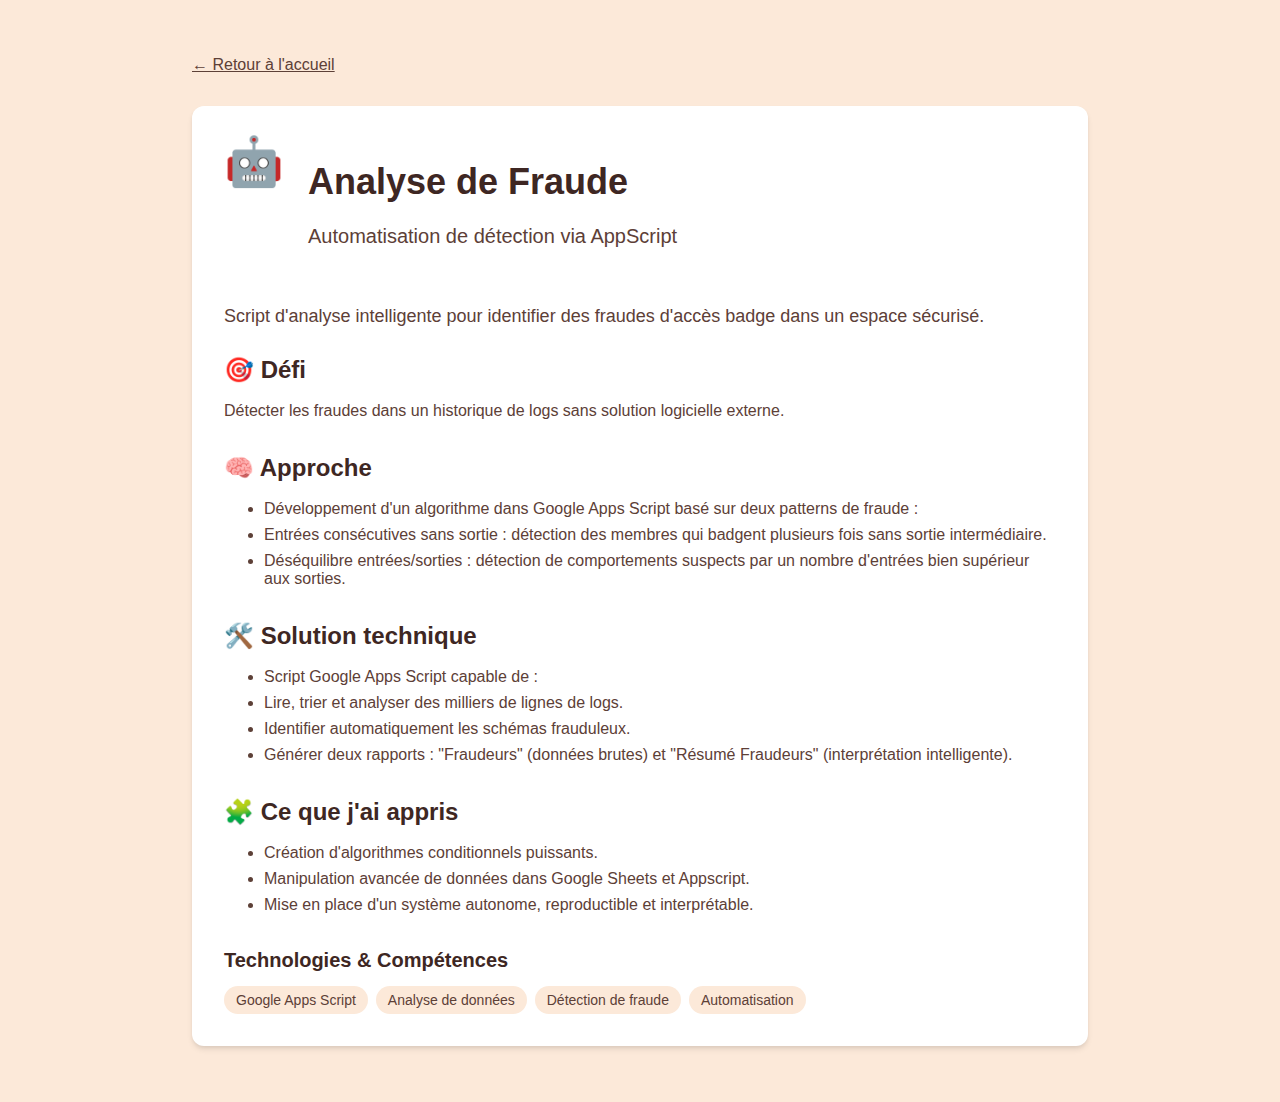
<file: analyse-fraude.html>
<!DOCTYPE html>
<html lang="fr">
<head>
    <meta charset="UTF-8">
    <meta name="viewport" content="width=device-width, initial-scale=1.0">
    <title>Projet Analyse de Fraude | Nina Lemoine</title>
    <link href="css/tailwind.min.css" rel="stylesheet">
    <style>
        :root {
            --peach: #FCE9D9;
            --brown: #5D4037;
            --dark-brown: #3E2723;
            --terracotta: #D66853;
        }
        body {
            background-color: var(--peach);
            color: var(--brown);
            font-family: 'Segoe UI', Tahoma, Geneva, Verdana, sans-serif;
        }
        .bg-peach { background-color: var(--peach); }
        .bg-brown { background-color: var(--brown); }
        .bg-dark-brown { background-color: var(--dark-brown); }
        .bg-terracotta { background-color: var(--terracotta); }
        .text-brown { color: var(--brown); }
        .text-dark-brown { color: var(--dark-brown); }
        .text-terracotta { color: var(--terracotta); }
        .border-terracotta { border-color: var(--terracotta); }
    </style>
</head>
<body>
    <div class="container mx-auto px-4 py-12 max-w-4xl">
        <a href="../portfolio-nina.html" class="inline-flex items-center text-brown hover:text-terracotta transition-colors mb-8">
            ← Retour à l'accueil
        </a>

        <div class="bg-white p-8 rounded-xl shadow-md">
            <!-- En-tête du projet -->
            <div class="flex items-start gap-6 mb-8">
                <div class="text-5xl">🤖</div>
                <div>
                    <h1 class="text-4xl font-bold text-dark-brown mb-3">Analyse de Fraude</h1>
                    <p class="text-xl text-brown">Automatisation de détection via AppScript</p>
                </div>
            </div>

            <!-- Tagline -->
            <div class="mb-6">
                <p class="text-lg text-brown">Script d'analyse intelligente pour identifier des fraudes d'accès badge dans un espace sécurisé.</p>
            </div>

            <!-- Défi -->
            <div class="mb-8">
                <h2 class="text-2xl font-bold text-dark-brown mb-3">🎯 Défi</h2>
                <p class="text-brown">Détecter les fraudes dans un historique de logs sans solution logicielle externe.</p>
            </div>

            <!-- Approche -->
            <div class="mb-8">
                <h2 class="text-2xl font-bold text-dark-brown mb-3">🧠 Approche</h2>
                <ul class="space-y-2">
                    <li class="text-brown">Développement d'un algorithme dans Google Apps Script basé sur deux patterns de fraude :</li>
                    <li class="text-brown">Entrées consécutives sans sortie : détection des membres qui badgent plusieurs fois sans sortie intermédiaire.</li>
                    <li class="text-brown">Déséquilibre entrées/sorties : détection de comportements suspects par un nombre d'entrées bien supérieur aux sorties.</li>
                </ul>
            </div>

            <!-- Solution -->
            <div class="mb-8">
                <h2 class="text-2xl font-bold text-dark-brown mb-3">🛠️ Solution technique</h2>
                <ul class="space-y-2">
                    <li class="text-brown">Script Google Apps Script capable de :</li>
                    <li class="text-brown">Lire, trier et analyser des milliers de lignes de logs.</li>
                    <li class="text-brown">Identifier automatiquement les schémas frauduleux.</li>
                    <li class="text-brown">Générer deux rapports : "Fraudeurs" (données brutes) et "Résumé Fraudeurs" (interprétation intelligente).</li>
                </ul>
            </div>

            <!-- Ce que j'ai appris -->
            <div class="mb-8">
                <h2 class="text-2xl font-bold text-dark-brown mb-3">🧩 Ce que j'ai appris</h2>
                <ul class="space-y-2">
                    <li class="text-brown">Création d'algorithmes conditionnels puissants.</li>
                    <li class="text-brown">Manipulation avancée de données dans Google Sheets et Appscript.</li>
                    <li class="text-brown">Mise en place d'un système autonome, reproductible et interprétable.</li>
                </ul>
            </div>

            <!-- Technologies -->
            <div class="mt-8">
                <h2 class="text-xl font-bold text-dark-brown mb-3">Technologies & Compétences</h2>
                <div class="flex flex-wrap gap-2">
                    <span class="px-3 py-1 bg-peach text-brown rounded-full text-sm">Google Apps Script</span>
                    <span class="px-3 py-1 bg-peach text-brown rounded-full text-sm">Analyse de données</span>
                    <span class="px-3 py-1 bg-peach text-brown rounded-full text-sm">Détection de fraude</span>
                    <span class="px-3 py-1 bg-peach text-brown rounded-full text-sm">Automatisation</span>
                </div>
            </div>
        </div>
    </div>
</body>
</html>
</file>
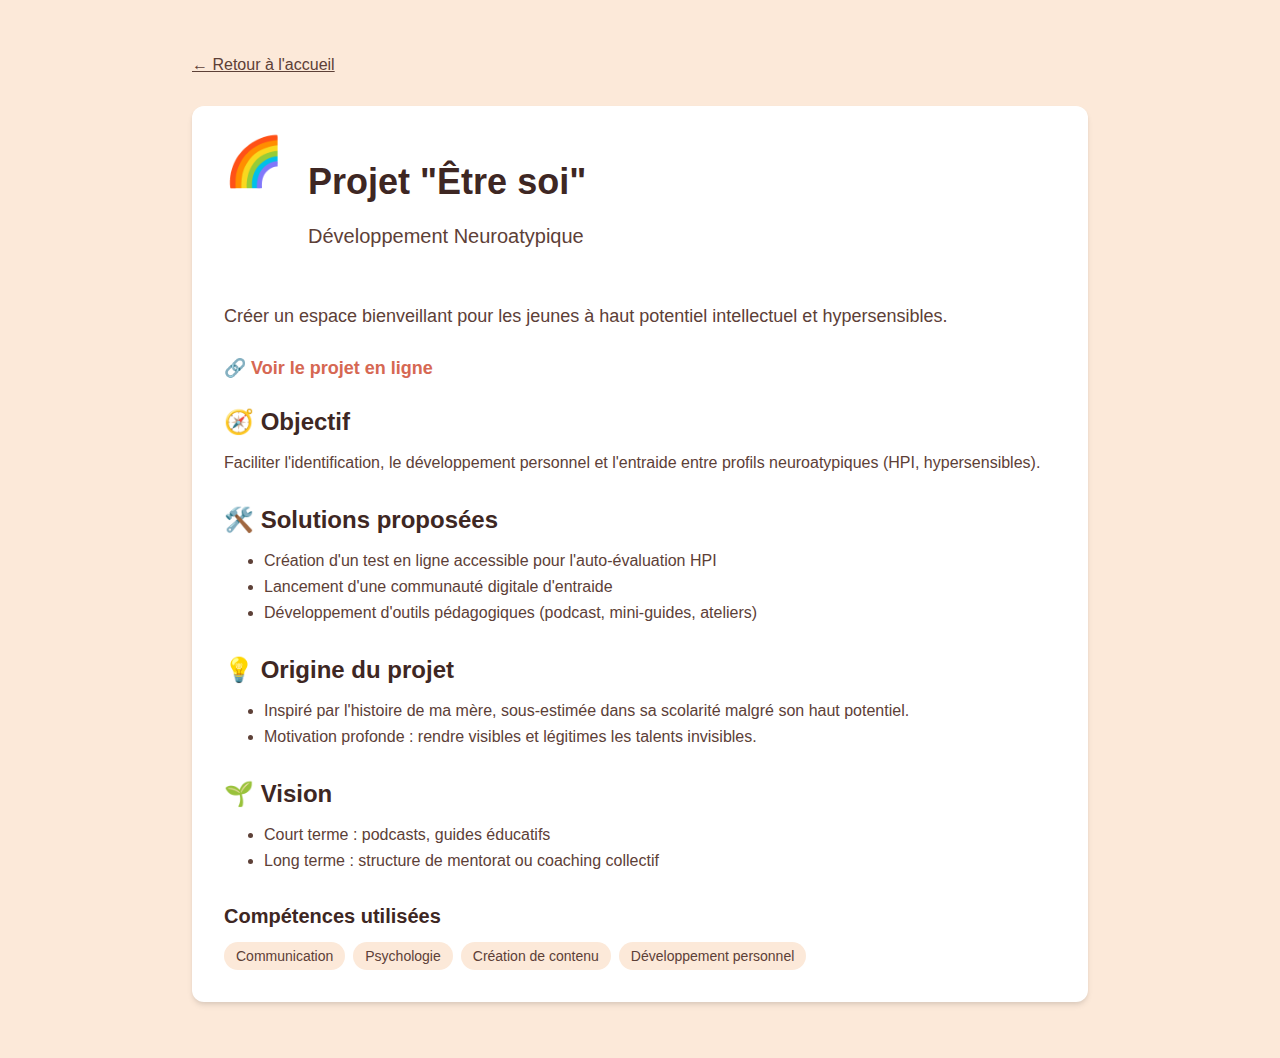
<file: etre-soi.html>
<!DOCTYPE html>
<html lang="fr">
<head>
    <meta charset="UTF-8">
    <meta name="viewport" content="width=device-width, initial-scale=1.0">
    <title>Projet "Être soi" | Nina Lemoine</title>
    <link href="css/tailwind.min.css" rel="stylesheet">
    <style>
        :root {
            --peach: #FCE9D9;
            --brown: #5D4037;
            --dark-brown: #3E2723;
            --terracotta: #D66853;
        }
        body {
            background-color: var(--peach);
            color: var(--brown);
            font-family: 'Segoe UI', Tahoma, Geneva, Verdana, sans-serif;
        }
        .bg-peach { background-color: var(--peach); }
        .bg-brown { background-color: var(--brown); }
        .bg-dark-brown { background-color: var(--dark-brown); }
        .bg-terracotta { background-color: var(--terracotta); }
        .text-brown { color: var(--brown); }
        .text-dark-brown { color: var(--dark-brown); }
        .text-terracotta { color: var(--terracotta); }
        .border-terracotta { border-color: var(--terracotta); }
    </style>
</head>
<body>
    <div class="container mx-auto px-4 py-12 max-w-4xl">
        <a href="../portfolio-nina.html" class="inline-flex items-center text-brown hover:text-terracotta transition-colors mb-8">
            ← Retour à l'accueil
        </a>

        <div class="bg-white p-8 rounded-xl shadow-md">
            <!-- En-tête du projet -->
            <div class="flex items-start gap-6 mb-8">
                <div class="text-5xl">🌈</div>
                <div>
                    <h1 class="text-4xl font-bold text-dark-brown mb-3">Projet "Être soi"</h1>
                    <p class="text-xl text-brown">Développement Neuroatypique</p>
                </div>
            </div>

            <!-- Tagline -->
            <div class="mb-6">
                <p class="text-lg text-brown">Créer un espace bienveillant pour les jeunes à haut potentiel intellectuel et hypersensibles.</p>
            </div>

            <!-- URL -->
            <div class="mb-6">
                <p class="font-bold text-terracotta text-lg">🔗 Voir le projet en ligne</p>
            </div>

            <!-- Objectif -->
            <div class="mb-8">
                <h2 class="text-2xl font-bold text-dark-brown mb-3">🧭 Objectif</h2>
                <p class="text-brown">Faciliter l'identification, le développement personnel et l'entraide entre profils neuroatypiques (HPI, hypersensibles).</p>
            </div>

            <!-- Solutions -->
            <div class="mb-8">
                <h2 class="text-2xl font-bold text-dark-brown mb-3">🛠️ Solutions proposées</h2>
                <ul class="space-y-2">
                    <li class="text-brown">Création d'un test en ligne accessible pour l'auto-évaluation HPI</li>
                    <li class="text-brown">Lancement d'une communauté digitale d'entraide</li>
                    <li class="text-brown">Développement d'outils pédagogiques (podcast, mini-guides, ateliers)</li>
                </ul>
            </div>

            <!-- Origine -->
            <div class="mb-8">
                <h2 class="text-2xl font-bold text-dark-brown mb-3">💡 Origine du projet</h2>
                <ul class="space-y-2">
                    <li class="text-brown">Inspiré par l'histoire de ma mère, sous-estimée dans sa scolarité malgré son haut potentiel.</li>
                    <li class="text-brown">Motivation profonde : rendre visibles et légitimes les talents invisibles.</li>
                </ul>
            </div>

            <!-- Vision -->
            <div class="mb-8">
                <h2 class="text-2xl font-bold text-dark-brown mb-3">🌱 Vision</h2>
                <ul class="space-y-2">
                    <li class="text-brown">Court terme : podcasts, guides éducatifs</li>
                    <li class="text-brown">Long terme : structure de mentorat ou coaching collectif</li>
                </ul>
            </div>

            <!-- Technologies -->
            <div class="mt-8">
                <h2 class="text-xl font-bold text-dark-brown mb-3">Compétences utilisées</h2>
                <div class="flex flex-wrap gap-2">
                    <span class="px-3 py-1 bg-peach text-brown rounded-full text-sm">Communication</span>
                    <span class="px-3 py-1 bg-peach text-brown rounded-full text-sm">Psychologie</span>
                    <span class="px-3 py-1 bg-peach text-brown rounded-full text-sm">Création de contenu</span>
                    <span class="px-3 py-1 bg-peach text-brown rounded-full text-sm">Développement personnel</span>
                </div>
            </div>
        </div>
    </div>
</body>
</html>
</file>
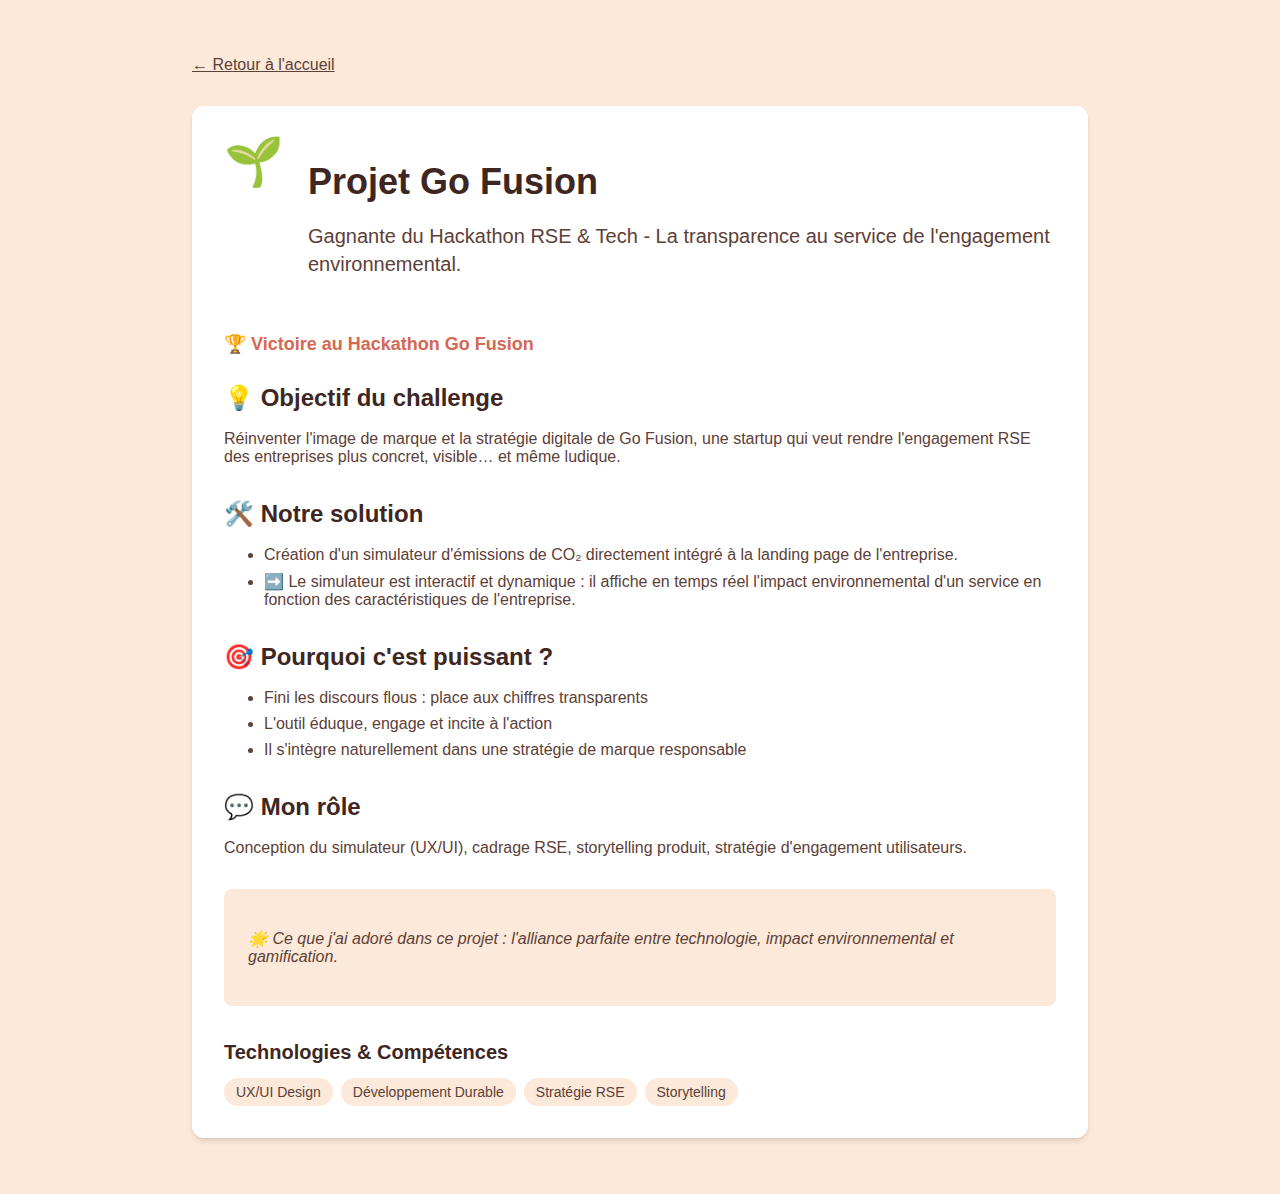
<file: go-fusion.html>
<!DOCTYPE html>
<html lang="fr">
<head>
    <meta charset="UTF-8">
    <meta name="viewport" content="width=device-width, initial-scale=1.0">
    <title>Projet Go Fusion | Nina Lemoine</title>
    <link href="css/tailwind.min.css" rel="stylesheet">
    <style>
        :root {
            --peach: #FCE9D9;
            --brown: #5D4037;
            --dark-brown: #3E2723;
            --terracotta: #D66853;
        }
        body {
            background-color: var(--peach);
            color: var(--brown);
            font-family: 'Segoe UI', Tahoma, Geneva, Verdana, sans-serif;
        }
        .bg-peach { background-color: var(--peach); }
        .bg-brown { background-color: var(--brown); }
        .bg-dark-brown { background-color: var(--dark-brown); }
        .bg-terracotta { background-color: var(--terracotta); }
        .text-brown { color: var(--brown); }
        .text-dark-brown { color: var(--dark-brown); }
        .text-terracotta { color: var(--terracotta); }
        .border-terracotta { border-color: var(--terracotta); }
    </style>
</head>
<body>
    <div class="container mx-auto px-4 py-12 max-w-4xl">
        <a href="../portfolio-nina.html" class="inline-flex items-center text-brown hover:text-terracotta transition-colors mb-8">
            ← Retour à l'accueil
        </a>

        <div class="bg-white p-8 rounded-xl shadow-md">
            <!-- En-tête du projet -->
            <div class="flex items-start gap-6 mb-8">
                <div class="text-5xl">🌱</div>
                <div>
                    <h1 class="text-4xl font-bold text-dark-brown mb-3">Projet Go Fusion</h1>
                    <p class="text-xl text-brown">Gagnante du Hackathon RSE & Tech - La transparence au service de l'engagement environnemental.</p>
                </div>
            </div>

            <!-- Award -->
            <div class="mb-6">
                <p class="font-bold text-terracotta text-lg">🏆 Victoire au Hackathon Go Fusion</p>
            </div>

            <!-- Objectif -->
            <div class="mb-8">
                <h2 class="text-2xl font-bold text-dark-brown mb-3">💡 Objectif du challenge</h2>
                <p class="text-brown">Réinventer l'image de marque et la stratégie digitale de Go Fusion, une startup qui veut rendre l'engagement RSE des entreprises plus concret, visible… et même ludique.</p>
            </div>

            <!-- Solution -->
            <div class="mb-8">
                <h2 class="text-2xl font-bold text-dark-brown mb-3">🛠️ Notre solution</h2>
                <ul class="space-y-2">
                    <li class="text-brown">Création d'un simulateur d'émissions de CO₂ directement intégré à la landing page de l'entreprise.</li>
                    <li class="text-brown">➡️ Le simulateur est interactif et dynamique : il affiche en temps réel l'impact environnemental d'un service en fonction des caractéristiques de l'entreprise.</li>
                </ul>
            </div>

            <!-- Impact -->
            <div class="mb-8">
                <h2 class="text-2xl font-bold text-dark-brown mb-3">🎯 Pourquoi c'est puissant ?</h2>
                <ul class="space-y-2">
                    <li class="text-brown">Fini les discours flous : place aux chiffres transparents</li>
                    <li class="text-brown">L'outil éduque, engage et incite à l'action</li>
                    <li class="text-brown">Il s'intègre naturellement dans une stratégie de marque responsable</li>
                </ul>
            </div>

            <!-- Mon rôle -->
            <div class="mb-8">
                <h2 class="text-2xl font-bold text-dark-brown mb-3">💬 Mon rôle</h2>
                <p class="text-brown">Conception du simulateur (UX/UI), cadrage RSE, storytelling produit, stratégie d'engagement utilisateurs.</p>
            </div>

            <!-- Témoignage -->
            <div class="bg-peach p-6 rounded-lg border border-terracotta">
                <p class="text-brown italic">🌟 Ce que j'ai adoré dans ce projet : l'alliance parfaite entre technologie, impact environnemental et gamification.</p>
            </div>

            <!-- Technologies -->
            <div class="mt-8">
                <h2 class="text-xl font-bold text-dark-brown mb-3">Technologies & Compétences</h2>
                <div class="flex flex-wrap gap-2">
                    <span class="px-3 py-1 bg-peach text-brown rounded-full text-sm">UX/UI Design</span>
                    <span class="px-3 py-1 bg-peach text-brown rounded-full text-sm">Développement Durable</span>
                    <span class="px-3 py-1 bg-peach text-brown rounded-full text-sm">Stratégie RSE</span>
                    <span class="px-3 py-1 bg-peach text-brown rounded-full text-sm">Storytelling</span>
                </div>
            </div>
        </div>
    </div>
</body>
</html>
</file>
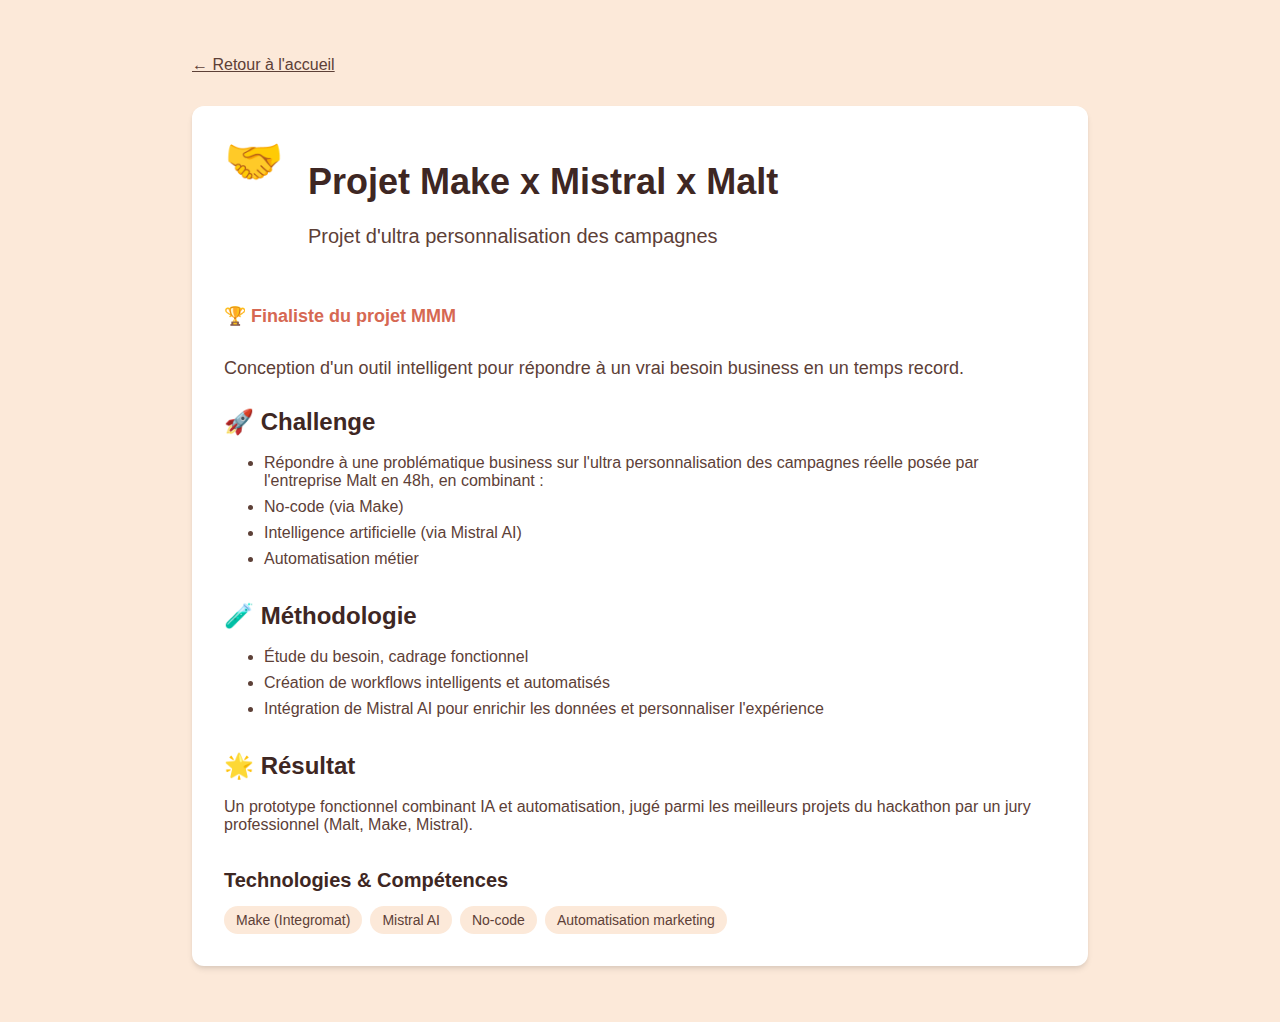
<file: malt-mistral-make.html>
<!DOCTYPE html>
<html lang="fr">
<head>
    <meta charset="UTF-8">
    <meta name="viewport" content="width=device-width, initial-scale=1.0">
    <title>Projet Make x Mistral x Malt | Nina Lemoine</title>
    <link href="css/tailwind.min.css" rel="stylesheet">
    <style>
        :root {
            --peach: #FCE9D9;
            --brown: #5D4037;
            --dark-brown: #3E2723;
            --terracotta: #D66853;
        }
        body {
            background-color: var(--peach);
            color: var(--brown);
            font-family: 'Segoe UI', Tahoma, Geneva, Verdana, sans-serif;
        }
        .bg-peach { background-color: var(--peach); }
        .bg-brown { background-color: var(--brown); }
        .bg-dark-brown { background-color: var(--dark-brown); }
        .bg-terracotta { background-color: var(--terracotta); }
        .text-brown { color: var(--brown); }
        .text-dark-brown { color: var(--dark-brown); }
        .text-terracotta { color: var(--terracotta); }
        .border-terracotta { border-color: var(--terracotta); }
    </style>
</head>
<body>
    <div class="container mx-auto px-4 py-12 max-w-4xl">
        <a href="../portfolio-nina.html" class="inline-flex items-center text-brown hover:text-terracotta transition-colors mb-8">
            ← Retour à l'accueil
        </a>

        <div class="bg-white p-8 rounded-xl shadow-md">
            <!-- En-tête du projet -->
            <div class="flex items-start gap-6 mb-8">
                <div class="text-5xl">🤝</div>
                <div>
                    <h1 class="text-4xl font-bold text-dark-brown mb-3">Projet Make x Mistral x Malt</h1>
                    <p class="text-xl text-brown">Projet d'ultra personnalisation des campagnes</p>
                </div>
            </div>

            <!-- Award -->
            <div class="mb-6">
                <p class="font-bold text-terracotta text-lg">🏆 Finaliste du projet MMM</p>
            </div>

            <!-- Tagline -->
            <div class="mb-6">
                <p class="text-lg text-brown">Conception d'un outil intelligent pour répondre à un vrai besoin business en un temps record.</p>
            </div>

            <!-- Challenge -->
            <div class="mb-8">
                <h2 class="text-2xl font-bold text-dark-brown mb-3">🚀 Challenge</h2>
                <ul class="space-y-2">
                    <li class="text-brown">Répondre à une problématique business sur l'ultra personnalisation des campagnes réelle posée par l'entreprise Malt en 48h, en combinant :</li>
                    <li class="text-brown">No-code (via Make)</li>
                    <li class="text-brown">Intelligence artificielle (via Mistral AI)</li>
                    <li class="text-brown">Automatisation métier</li>
                </ul>
            </div>

            <!-- Méthodologie -->
            <div class="mb-8">
                <h2 class="text-2xl font-bold text-dark-brown mb-3">🧪 Méthodologie</h2>
                <ul class="space-y-2">
                    <li class="text-brown">Étude du besoin, cadrage fonctionnel</li>
                    <li class="text-brown">Création de workflows intelligents et automatisés</li>
                    <li class="text-brown">Intégration de Mistral AI pour enrichir les données et personnaliser l'expérience</li>
                </ul>
            </div>

            <!-- Résultat -->
            <div class="mb-8">
                <h2 class="text-2xl font-bold text-dark-brown mb-3">🌟 Résultat</h2>
                <p class="text-brown">Un prototype fonctionnel combinant IA et automatisation, jugé parmi les meilleurs projets du hackathon par un jury professionnel (Malt, Make, Mistral).</p>
            </div>

            <!-- Technologies -->
            <div class="mt-8">
                <h2 class="text-xl font-bold text-dark-brown mb-3">Technologies & Compétences</h2>
                <div class="flex flex-wrap gap-2">
                    <span class="px-3 py-1 bg-peach text-brown rounded-full text-sm">Make (Integromat)</span>
                    <span class="px-3 py-1 bg-peach text-brown rounded-full text-sm">Mistral AI</span>
                    <span class="px-3 py-1 bg-peach text-brown rounded-full text-sm">No-code</span>
                    <span class="px-3 py-1 bg-peach text-brown rounded-full text-sm">Automatisation marketing</span>
                </div>
            </div>
        </div>
    </div>
</body>
</html>
</file>
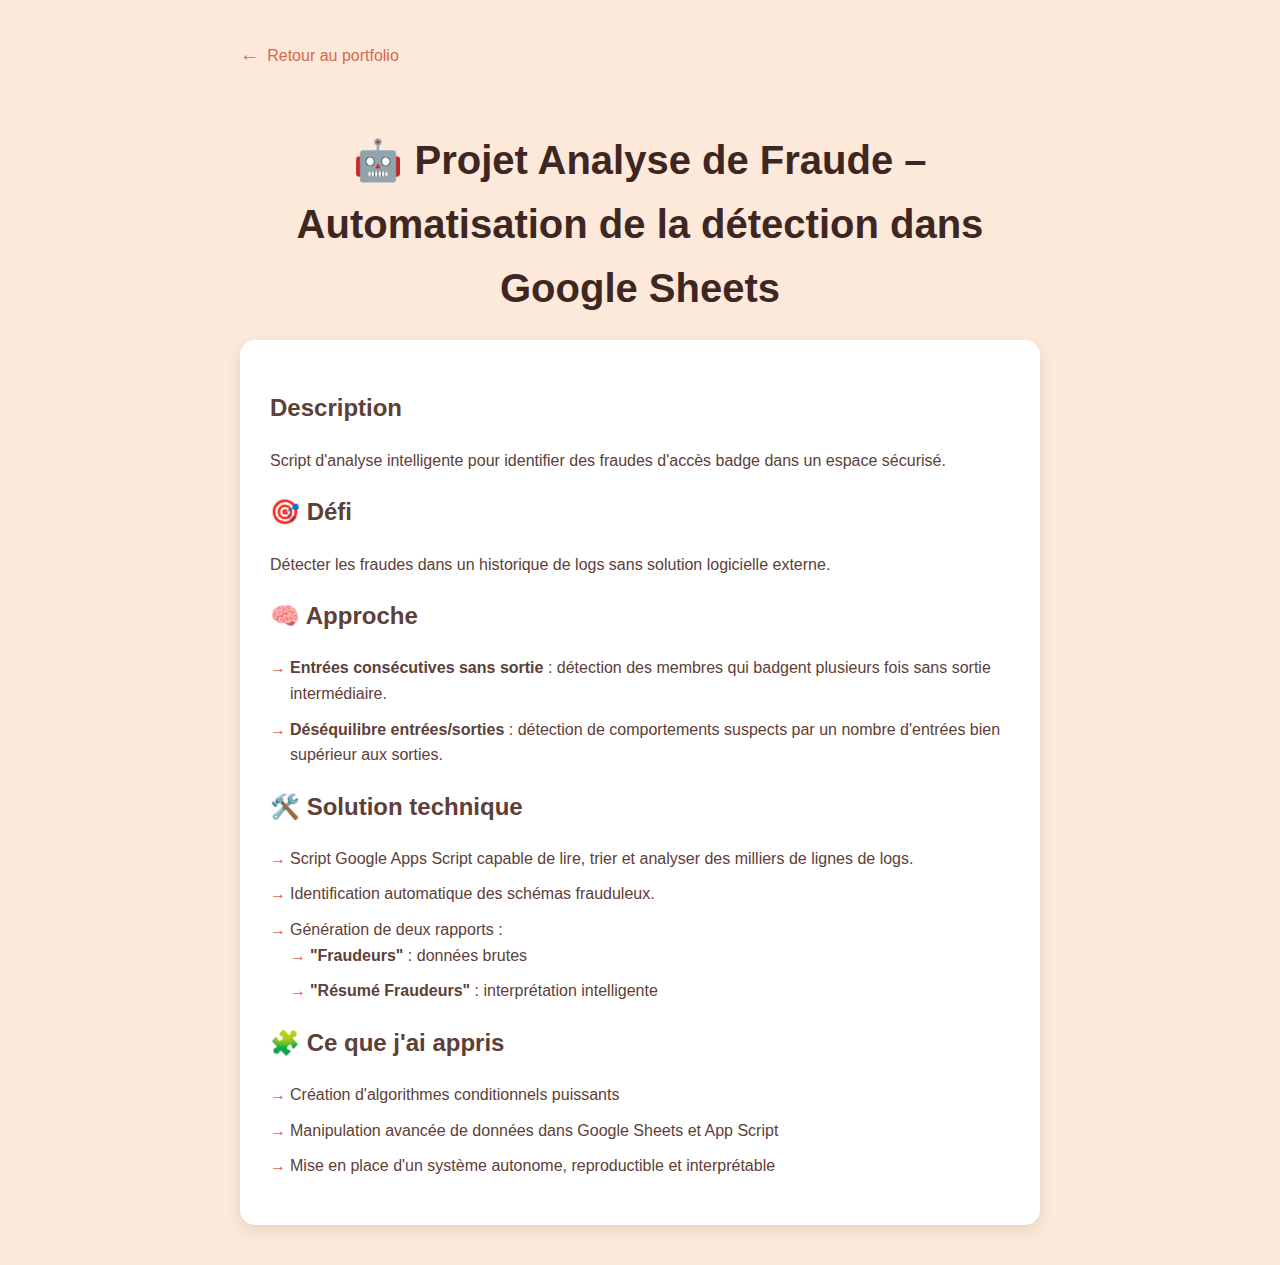
<file: public/analyse-fraude.html>
<!DOCTYPE html>
<html lang="fr">
<head>
    <meta charset="UTF-8">
    <meta name="viewport" content="width=device-width, initial-scale=1.0">
    <title>Analyse de Fraude - Nina LEMOINE</title>
    <style>
        :root {
            --peach: #FCE9D9;
            --brown: #5D4037;
            --dark-brown: #3E2723;
            --terracotta: #D66853;
        }
        body {
            font-family: 'Segoe UI', Tahoma, Geneva, Verdana, sans-serif;
            background-color: var(--peach);
            color: var(--brown);
            margin: 0;
            padding: 0;
            line-height: 1.6;
        }
        .container {
            max-width: 800px;
            margin: 0 auto;
            padding: 40px 20px;
        }
        .back-link {
            display: inline-flex;
            align-items: center;
            color: var(--terracotta);
            text-decoration: none;
            font-weight: 500;
            margin-bottom: 30px;
            transition: transform 0.3s ease;
        }
        .back-link:hover {
            transform: translateX(-5px);
        }
        .back-link::before {
            content: '←';
            margin-right: 8px;
            font-size: 1.2em;
        }
        h1 {
            color: var(--dark-brown);
            font-size: 2.5rem;
            margin-bottom: 20px;
        }
        .project-content {
            background: white;
            padding: 30px;
            border-radius: 15px;
            box-shadow: 0 5px 15px rgba(0,0,0,0.1);
        }
        .section {
            margin-bottom: 30px;
        }
        .section-title {
            color: var(--terracotta);
            font-size: 1.5rem;
            margin-bottom: 15px;
        }
        ul {
            list-style-type: none;
            padding: 0;
        }
        li {
            margin-bottom: 10px;
            padding-left: 20px;
            position: relative;
        }
        li::before {
            content: '→';
            position: absolute;
            left: 0;
            color: var(--terracotta);
        }
        .project-title {
            text-align: center;
        }
    </style>
</head>
<body>
    <div class="container">
        <a href="portfolio-v2.html#projects" class="back-link">Retour au portfolio</a>
        
        <div class="project-header">
            <h1 class="project-title">🤖 Projet Analyse de Fraude – Automatisation de la détection dans Google Sheets</h1>
        </div>

        <div class="project-content">
            <div class="project-section">
                <h2>Description</h2>
                <p>Script d'analyse intelligente pour identifier des fraudes d'accès badge dans un espace sécurisé.</p>
            </div>

            <div class="project-section">
                <h2>🎯 Défi</h2>
                <p>Détecter les fraudes dans un historique de logs sans solution logicielle externe.</p>
            </div>

            <div class="project-section">
                <h2>🧠 Approche</h2>
                <ul>
                    <li><strong>Entrées consécutives sans sortie</strong> : détection des membres qui badgent plusieurs fois sans sortie intermédiaire.</li>
                    <li><strong>Déséquilibre entrées/sorties</strong> : détection de comportements suspects par un nombre d'entrées bien supérieur aux sorties.</li>
                </ul>
            </div>

            <div class="project-section">
                <h2>🛠️ Solution technique</h2>
                <ul>
                    <li>Script Google Apps Script capable de lire, trier et analyser des milliers de lignes de logs.</li>
                    <li>Identification automatique des schémas frauduleux.</li>
                    <li>Génération de deux rapports :
                        <ul>
                            <li><strong>"Fraudeurs"</strong> : données brutes</li>
                            <li><strong>"Résumé Fraudeurs"</strong> : interprétation intelligente</li>
                        </ul>
                    </li>
                </ul>
            </div>

            <div class="project-section">
                <h2>🧩 Ce que j'ai appris</h2>
                <ul>
                    <li>Création d'algorithmes conditionnels puissants</li>
                    <li>Manipulation avancée de données dans Google Sheets et App Script</li>
                    <li>Mise en place d'un système autonome, reproductible et interprétable</li>
                </ul>
            </div>
        </div>
    </div>
</body>
</html>
</file>
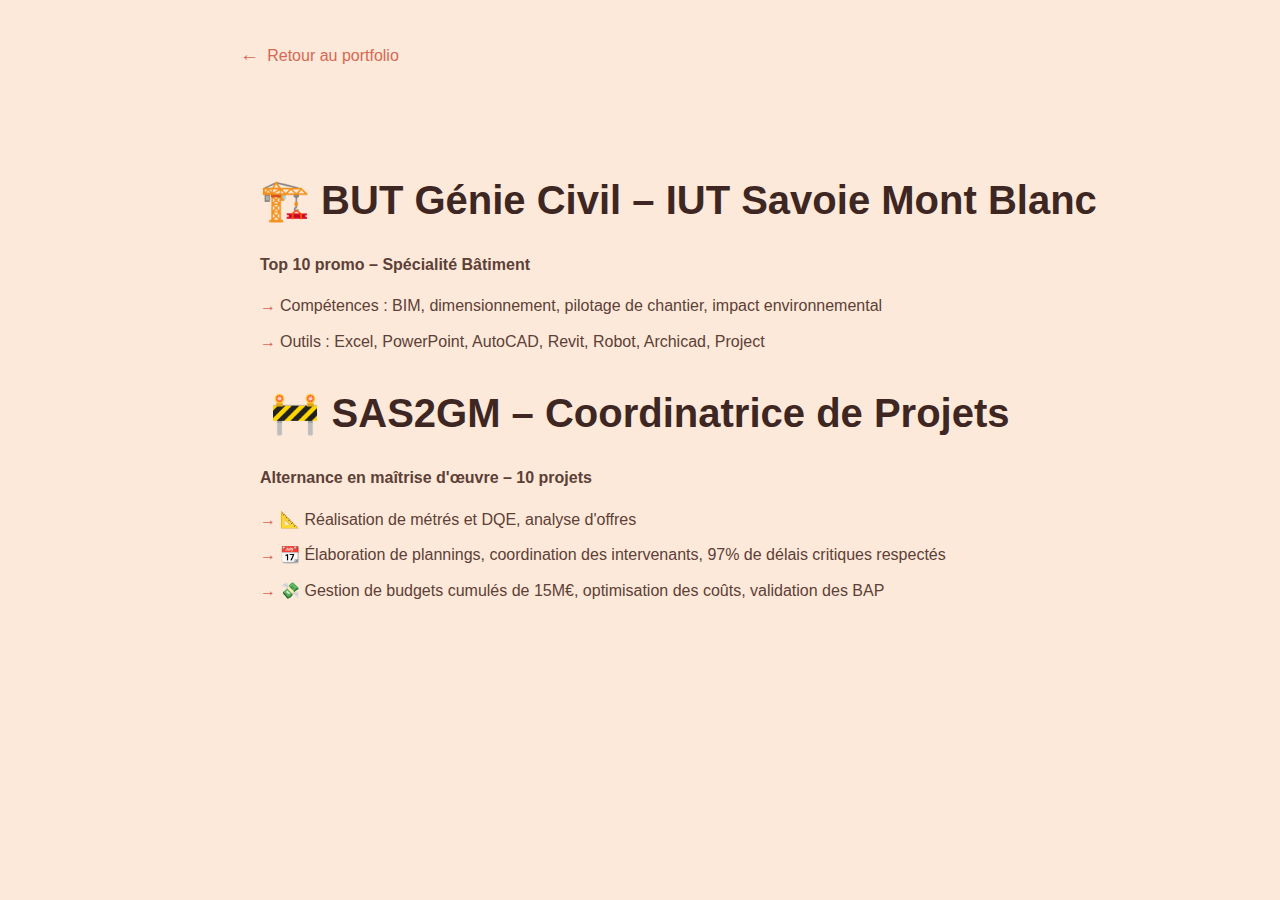
<file: public/BUT.html>
<!DOCTYPE html>
<html lang="fr">
<head>
  <meta charset="UTF-8" />
  <meta name="viewport" content="width=device-width, initial-scale=1.0"/>
  <title>BUT Génie Civil - Nina LEMOINE</title>
  <style>
    :root {
      --peach: #FCE9D9;
      --brown: #5D4037;
      --dark-brown: #3E2723;
      --terracotta: #D66853;
    }
    body {
      font-family: 'Segoe UI', Tahoma, Geneva, Verdana, sans-serif;
      background-color: var(--peach);
      color: var(--brown);
      margin: 0;
      padding: 0;
      line-height: 1.6;
    }
    .container {
      max-width: 800px;
      margin: 0 auto;
      padding: 40px 20px;
    }
    .back-link {
      display: inline-flex;
      align-items: center;
      color: var(--terracotta);
      text-decoration: none;
      font-weight: 500;
      margin-bottom: 30px;
      transition: transform 0.3s ease;
    }
    .back-link:hover {
      transform: translateX(-5px);
    }
    .back-link::before {
      content: '←';
      margin-right: 8px;
      font-size: 1.2em;
    }
    h1 {
      color: var(--dark-brown);
      font-size: 2.5rem;
      margin-bottom: 20px;
    }
    .content {
      background: white;
      padding: 30px;
      border-radius: 15px;
      box-shadow: 0 5px 15px rgba(0,0,0,0.1);
    }
    .section {
      margin-bottom: 30px;
    }
    .section-title {
      color: var(--terracotta);
      font-size: 1.5rem;
      margin-bottom: 15px;
    }
    ul {
      list-style-type: none;
      padding: 0;
    }
    li {
      margin-bottom: 10px;
      padding-left: 20px;
      position: relative;
    }
    li::before {
      content: '→';
      position: absolute;
      left: 0;
      color: var(--terracotta);
    }
    .project-title {
      text-align: center;
      white-space: nowrap;
    } 
  </style>
</head>
<body>
  <div class="container">
    <a href="portfolio-v2.html#parcours" class="back-link">Retour au portfolio</a>
    
    <div class="container">
      <div class="project-section">
        <h1 class="project-title">🏗️ BUT Génie Civil – IUT Savoie Mont Blanc</h1>
        <p><strong>Top 10 promo – Spécialité Bâtiment</strong></p>
        <ul>
          <li>Compétences : BIM, dimensionnement, pilotage de chantier, impact environnemental</li>
          <li>Outils : Excel, PowerPoint, AutoCAD, Revit, Robot, Archicad, Project</li>
        </ul>
      </div>
  
      <div class="project-section">
        <h1 class="project-title">🚧 SAS2GM – Coordinatrice de Projets</h1>
        <p><strong>Alternance en maîtrise d'œuvre – 10 projets</strong></p>
        <ul>
          <li>📐 Réalisation de métrés et DQE, analyse d'offres</li>
          <li>📆 Élaboration de plannings, coordination des intervenants, 97% de délais critiques respectés</li>
          <li>💸 Gestion de budgets cumulés de 15M€, optimisation des coûts, validation des BAP</li>
        </ul>
      </div>
    </div>
  </body>
  </html>
</file>
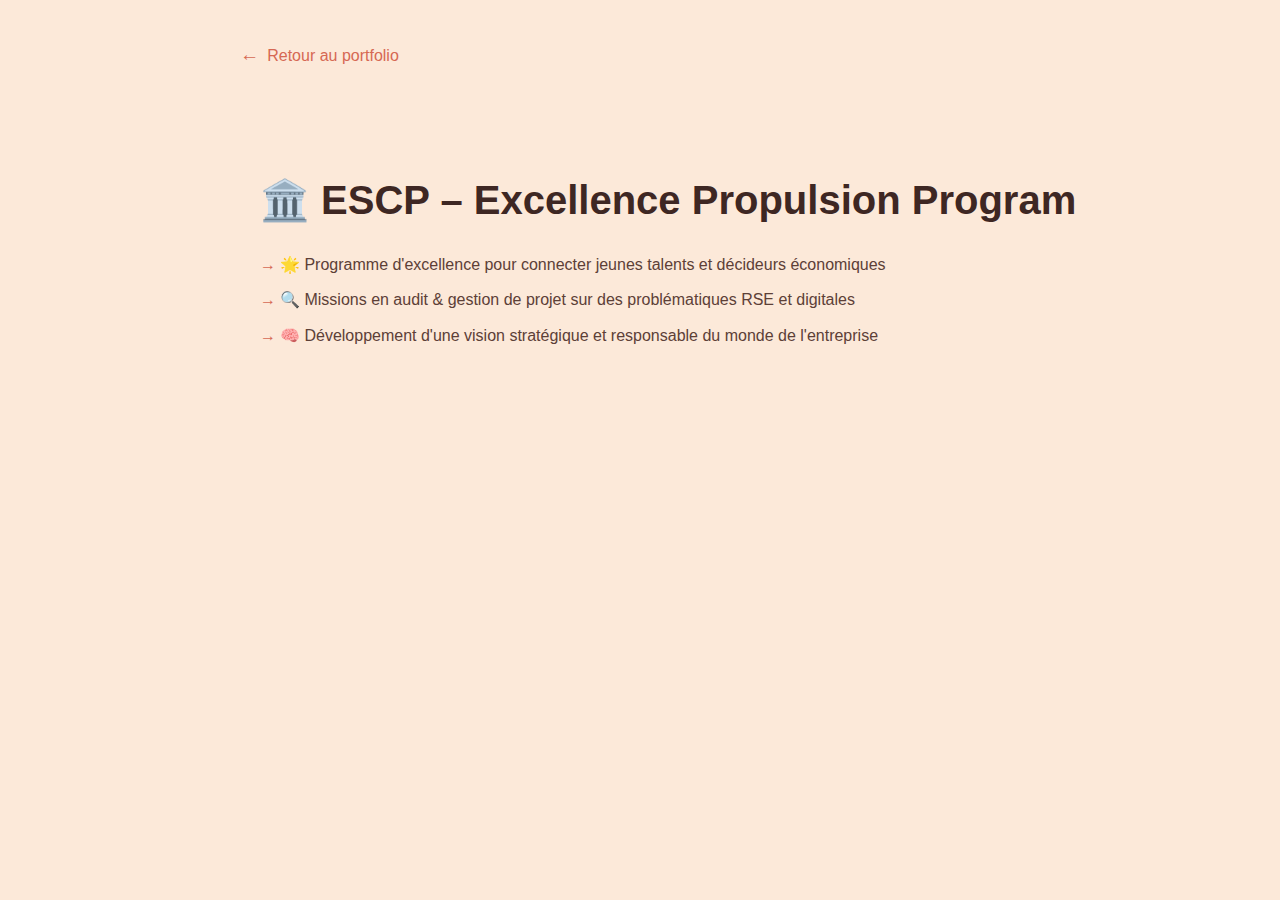
<file: public/ESCP.html>
<!DOCTYPE html>
<html lang="fr">
<head>
  <meta charset="UTF-8" />
  <meta name="viewport" content="width=device-width, initial-scale=1.0"/>
  <title>Excellence Propulsion Program ESCP - Nina LEMOINE</title>
  <style>
    :root {
      --peach: #FCE9D9;
      --brown: #5D4037;
      --dark-brown: #3E2723;
      --terracotta: #D66853;
    }
    body {
      font-family: 'Segoe UI', Tahoma, Geneva, Verdana, sans-serif;
      background-color: var(--peach);
      color: var(--brown);
      margin: 0;
      padding: 0;
      line-height: 1.6;
    }
    .container {
      max-width: 800px;
      margin: 0 auto;
      padding: 40px 20px;
    }
    .back-link {
      display: inline-flex;
      align-items: center;
      color: var(--terracotta);
      text-decoration: none;
      font-weight: 500;
      margin-bottom: 30px;
      transition: transform 0.3s ease;
    }
    .back-link:hover {
      transform: translateX(-5px);
    }
    .back-link::before {
      content: '←';
      margin-right: 8px;
      font-size: 1.2em;
    }
    h1 {
      color: var(--dark-brown);
      font-size: 2.5rem;
      margin-bottom: 20px;
    }
    .content {
      background: white;
      padding: 30px;
      border-radius: 15px;
      box-shadow: 0 5px 15px rgba(0,0,0,0.1);
    }
    .section {
      margin-bottom: 30px;
    }
    .section-title {
      color: var(--terracotta);
      font-size: 1.5rem;
      margin-bottom: 15px;
    }
    ul {
      list-style-type: none;
      padding: 0;
    }
    li {
      margin-bottom: 10px;
      padding-left: 20px;
      position: relative;
    }
    li::before {
      content: '→';
      position: absolute;
      left: 0;
      color: var(--terracotta);
    }
    .project-title {
      text-align: center;
      white-space: nowrap;
    }
  </style>
</head>
<body>
  <div class="container">
    <a href="portfolio-v2.html#parcours" class="back-link">Retour au portfolio</a>
    
    <div class="container">
      <div class="project-section">
        <h1 class="project-title">🏛️ ESCP – Excellence Propulsion Program</h1>
        <ul>
          <li>🌟 Programme d'excellence pour connecter jeunes talents et décideurs économiques</li>
          <li>🔍 Missions en audit & gestion de projet sur des problématiques RSE et digitales</li>
          <li>🧠 Développement d'une vision stratégique et responsable du monde de l'entreprise</li>
        </ul>
      </div>
    </div>
  </body>
  </html>
</file>
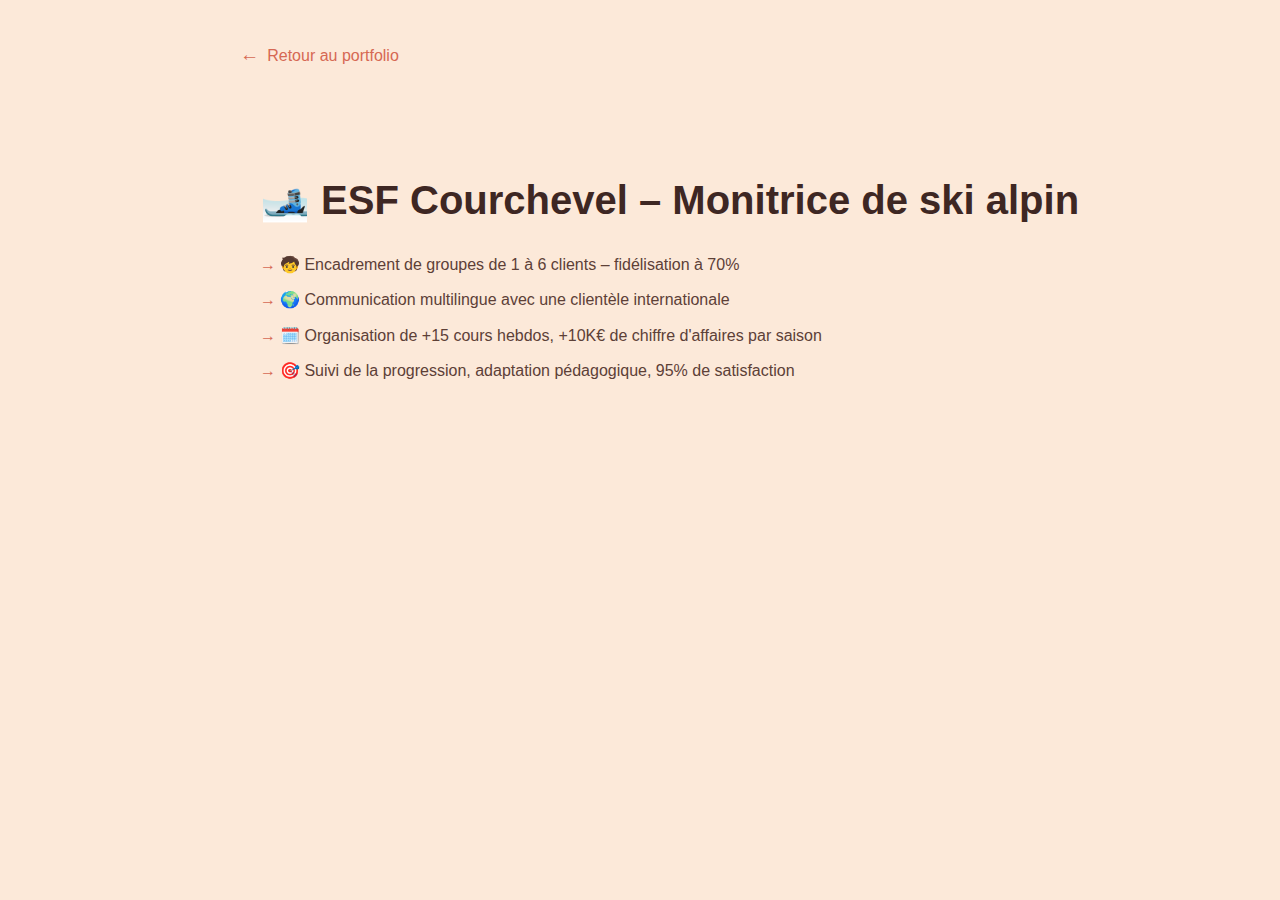
<file: public/ESF.html>
<!DOCTYPE html>
<html lang="fr">
<head>
  <meta charset="UTF-8" />
  <meta name="viewport" content="width=device-width, initial-scale=1.0"/>
  <title>Monitrice de ski ESF - Nina LEMOINE</title>
  <style>
    :root {
      --peach: #FCE9D9;
      --brown: #5D4037;
      --dark-brown: #3E2723;
      --terracotta: #D66853;
    }
    body {
      font-family: 'Segoe UI', Tahoma, Geneva, Verdana, sans-serif;
      background-color: var(--peach);
      color: var(--brown);
      margin: 0;
      padding: 0;
      line-height: 1.6;
    }
    .container {
      max-width: 800px;
      margin: 0 auto;
      padding: 40px 20px;
    }
    .back-link {
      display: inline-flex;
      align-items: center;
      color: var(--terracotta);
      text-decoration: none;
      font-weight: 500;
      margin-bottom: 30px;
      transition: transform 0.3s ease;
    }
    .back-link:hover {
      transform: translateX(-5px);
    }
    .back-link::before {
      content: '←';
      margin-right: 8px;
      font-size: 1.2em;
    }
    h1 {
      color: var(--dark-brown);
      font-size: 2.5rem;
      margin-bottom: 20px;
    }
    .content {
      background: white;
      padding: 30px;
      border-radius: 15px;
      box-shadow: 0 5px 15px rgba(0,0,0,0.1);
    }
    .section {
      margin-bottom: 30px;
    }
    .section-title {
      color: var(--terracotta);
      font-size: 1.5rem;
      margin-bottom: 15px;
    }
    ul {
      list-style-type: none;
      padding: 0;
    }
    li {
      margin-bottom: 10px;
      padding-left: 20px;
      position: relative;
    }
    li::before {
      content: '→';
      position: absolute;
      left: 0;
      color: var(--terracotta);
    }
    .project-title {
      text-align: center;
      white-space: nowrap;
    }
  </style>
</head>
<body>
  <div class="container">
    <a href="portfolio-v2.html#parcours" class="back-link">Retour au portfolio</a>
    
    <div class="container">
      <div class="project-section">
        <h1 class="project-title">🎿 ESF Courchevel – Monitrice de ski alpin</h1>
        <ul>
          <li>🧒 Encadrement de groupes de 1 à 6 clients – fidélisation à 70%</li>
          <li>🌍 Communication multilingue avec une clientèle internationale</li>
          <li>🗓️ Organisation de +15 cours hebdos, +10K€ de chiffre d'affaires par saison</li>
          <li>🎯 Suivi de la progression, adaptation pédagogique, 95% de satisfaction</li>
        </ul>
      </div>
    </div>
  </body>
  </html>
</file>
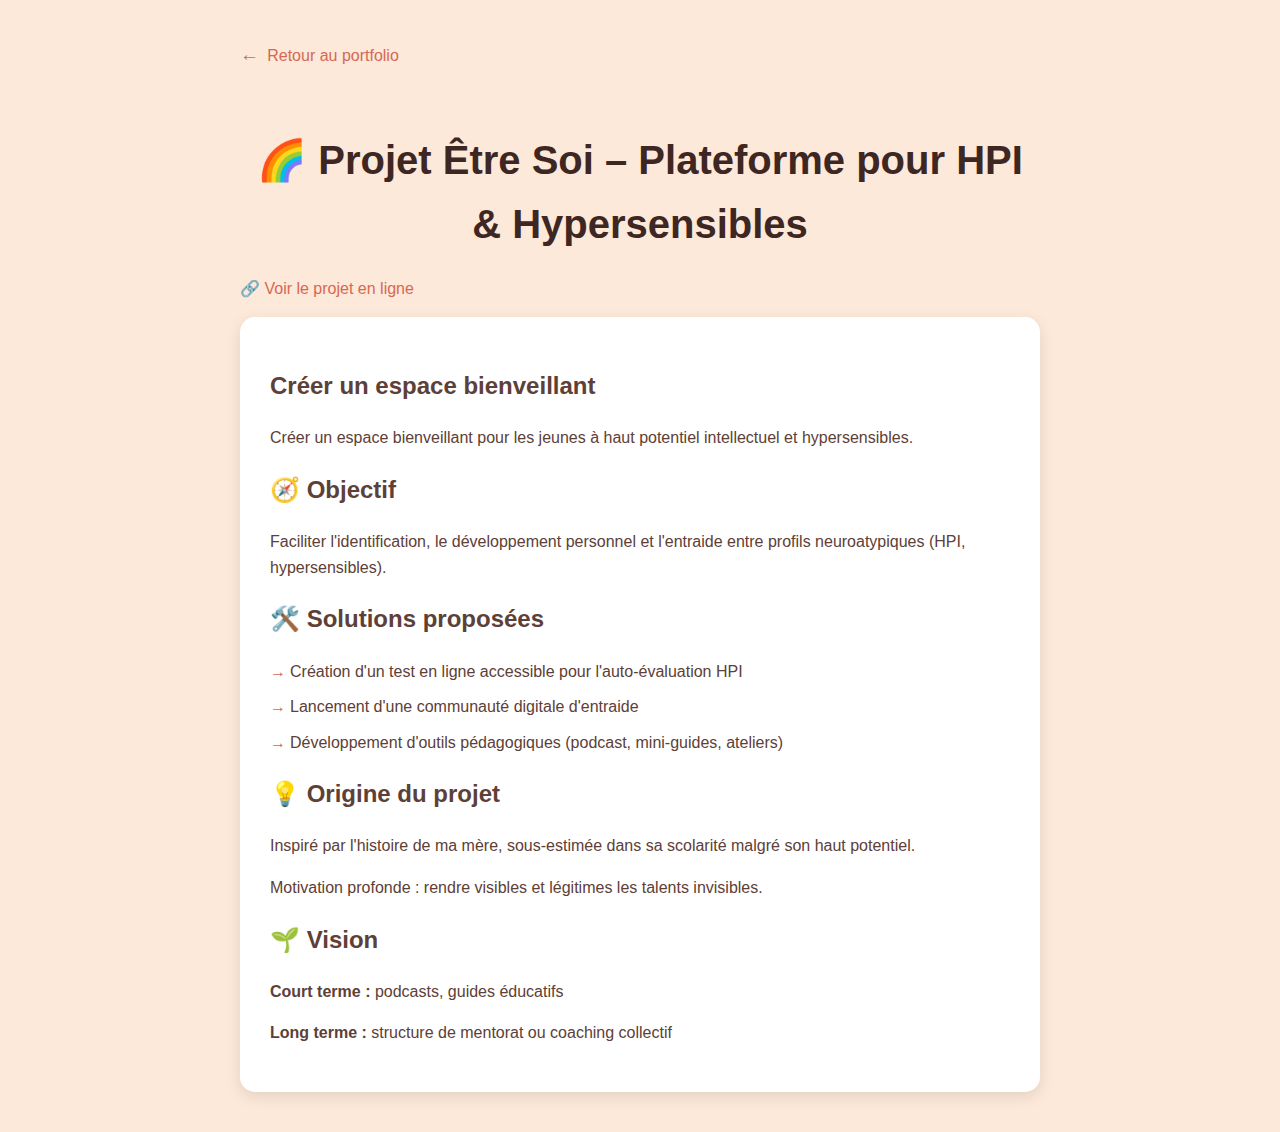
<file: public/etre-soi.html>
<!DOCTYPE html>
<html lang="fr">
<head>
    <meta charset="UTF-8">
    <meta name="viewport" content="width=device-width, initial-scale=1.0">
    <title>Projet Être soi - Nina LEMOINE</title>
    <style>
        :root {
            --peach: #FCE9D9;
            --brown: #5D4037;
            --dark-brown: #3E2723;
            --terracotta: #D66853;
        }
        body {
            font-family: 'Segoe UI', Tahoma, Geneva, Verdana, sans-serif;
            background-color: var(--peach);
            color: var(--brown);
            margin: 0;
            padding: 0;
            line-height: 1.6;
        }
        .container {
            max-width: 800px;
            margin: 0 auto;
            padding: 40px 20px;
        }
        .back-link {
            display: inline-flex;
            align-items: center;
            color: var(--terracotta);
            text-decoration: none;
            font-weight: 500;
            margin-bottom: 30px;
            transition: transform 0.3s ease;
        }
        .back-link:hover {
            transform: translateX(-5px);
        }
        .back-link::before {
            content: '←';
            margin-right: 8px;
            font-size: 1.2em;
        }
        h1 {
            color: var(--dark-brown);
            font-size: 2.5rem;
            margin-bottom: 20px;
        }
        .project-content {
            background: white;
            padding: 30px;
            border-radius: 15px;
            box-shadow: 0 5px 15px rgba(0,0,0,0.1);
        }
        .section {
            margin-bottom: 30px;
        }
        .section-title {
            color: var(--terracotta);
            font-size: 1.5rem;
            margin-bottom: 15px;
        }
        ul {
            list-style-type: none;
            padding: 0;
        }
        li {
            margin-bottom: 10px;
            padding-left: 20px;
            position: relative;
        }
        li::before {
            content: '→';
            position: absolute;
            left: 0;
            color: var(--terracotta);
        }
        .project-title {
            text-align: center;
        }
    </style>
</head>
<body>
    <div class="container">
        <a href="portfolio-v2.html#projects" class="back-link">Retour au portfolio</a>
        
        <div class="project-header">
            <h1 class="project-title">🌈 Projet Être Soi – Plateforme pour HPI & Hypersensibles</h1>
            <p><a href="https://ninalemoine.github.io/Etre-Soi/" style="color: var(--terracotta); text-decoration: none;">🔗 Voir le projet en ligne</a></p>
        </div>

        <div class="project-content">
            <div class="project-section">
                <h2>Créer un espace bienveillant</h2>
                <p>Créer un espace bienveillant pour les jeunes à haut potentiel intellectuel et hypersensibles.</p>
            </div>

            <div class="project-section">
                <h2>🧭 Objectif</h2>
                <p>Faciliter l'identification, le développement personnel et l'entraide entre profils neuroatypiques (HPI, hypersensibles).</p>
            </div>

            <div class="project-section">
                <h2>🛠️ Solutions proposées</h2>
                <ul>
                    <li>Création d'un test en ligne accessible pour l'auto-évaluation HPI</li>
                    <li>Lancement d'une communauté digitale d'entraide</li>
                    <li>Développement d'outils pédagogiques (podcast, mini-guides, ateliers)</li>
                </ul>
            </div>

            <div class="project-section">
                <h2>💡 Origine du projet</h2>
                <p>Inspiré par l'histoire de ma mère, sous-estimée dans sa scolarité malgré son haut potentiel.</p>
                <p>Motivation profonde : rendre visibles et légitimes les talents invisibles.</p>
            </div>

            <div class="project-section">
                <h2>🌱 Vision</h2>
                <p><strong>Court terme :</strong> podcasts, guides éducatifs</p>
                <p><strong>Long terme :</strong> structure de mentorat ou coaching collectif</p>
            </div>
        </div>
    </div>
</body>
</html>
</file>
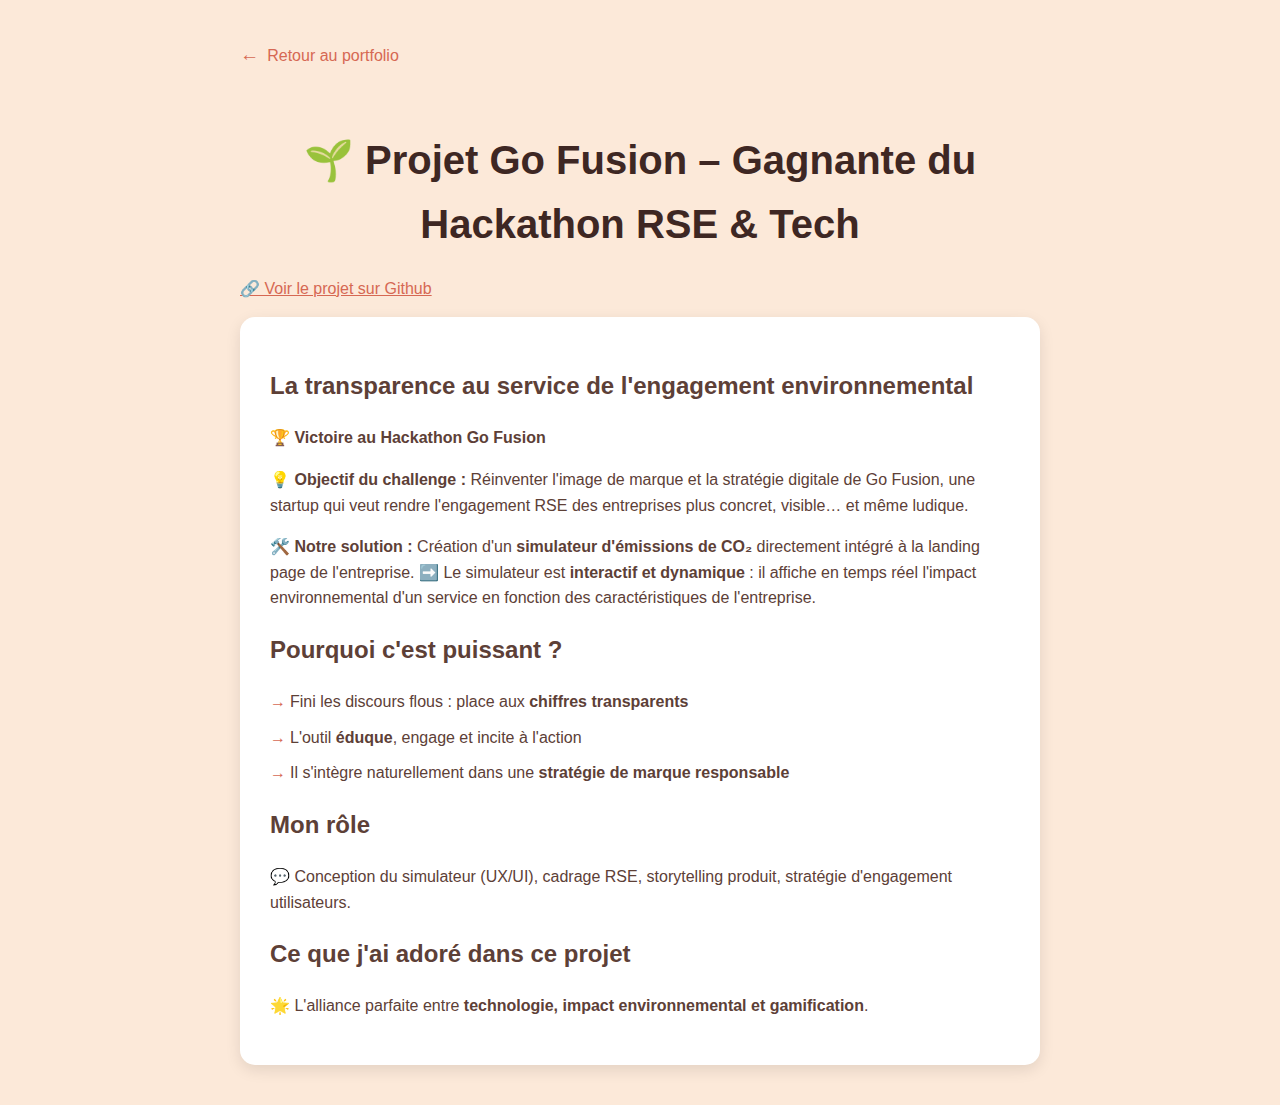
<file: public/go-fusion.html>
<!DOCTYPE html>
<html lang="fr">
<head>
    <meta charset="UTF-8">
    <meta name="viewport" content="width=device-width, initial-scale=1.0">
    <title>BDD Go Fusion - Nina LEMOINE</title>
    <style>
        :root {
            --peach: #FCE9D9;
            --brown: #5D4037;
            --dark-brown: #3E2723;
            --terracotta: #D66853;
        }
        body {
            font-family: 'Segoe UI', Tahoma, Geneva, Verdana, sans-serif;
            background-color: var(--peach);
            color: var(--brown);
            margin: 0;
            padding: 0;
            line-height: 1.6;
        }
        .container {
            max-width: 800px;
            margin: 0 auto;
            padding: 40px 20px;
        }
        .back-link {
            display: inline-flex;
            align-items: center;
            color: var(--terracotta);
            text-decoration: none;
            font-weight: 500;
            margin-bottom: 30px;
            transition: transform 0.3s ease;
        }
        .back-link:hover {
            transform: translateX(-5px);
        }
        .back-link::before {
            content: '←';
            margin-right: 8px;
            font-size: 1.2em;
        }
        h1 {
            color: var(--dark-brown);
            font-size: 2.5rem;
            margin-bottom: 20px;
        }
        .project-content {
            background: white;
            padding: 30px;
            border-radius: 15px;
            box-shadow: 0 5px 15px rgba(0,0,0,0.1);
        }
        .section {
            margin-bottom: 30px;
        }
        .section-title {
            color: var(--terracotta);
            font-size: 1.5rem;
            margin-bottom: 15px;
        }
        ul {
            list-style-type: none;
            padding: 0;
        }
        li {
            margin-bottom: 10px;
            padding-left: 20px;
            position: relative;
        }
        li::before {
            content: '→';
            position: absolute;
            left: 0;
            color: var(--terracotta);
        }
        .project-title {
            text-align: center;
        }
    </style>
</head>
<body>
    <div class="container">
        <a href="portfolio-v2.html#projects" class="back-link">Retour au portfolio</a>
        
        <div class="project-header">
            <h1 class="project-title">🌱 Projet Go Fusion – Gagnante du Hackathon RSE & Tech</h1>
            <p><a href="https://github.com/noahsgds/green-challenge-hub" style="color: var(--terracotta); text-decoration: noe;">🔗 Voir le projet sur Github</a></p>
        </div>

        <div class="project-content">
            <div class="project-section">
                <h2>La transparence au service de l'engagement environnemental</h2>
                <p>🏆 <strong>Victoire au Hackathon Go Fusion</strong></p>
                <p>💡 <strong>Objectif du challenge :</strong> Réinventer l'image de marque et la stratégie digitale de Go Fusion, une startup qui veut rendre l'engagement RSE des entreprises plus concret, visible… et même ludique.</p>
                <p>🛠️ <strong>Notre solution :</strong> Création d'un <strong>simulateur d'émissions de CO₂</strong> directement intégré à la landing page de l'entreprise. ➡️ Le simulateur est <strong>interactif et dynamique</strong> : il affiche en temps réel l'impact environnemental d'un service en fonction des caractéristiques de l'entreprise.</p>
            </div>

            <div class="project-section">
                <h2>Pourquoi c'est puissant ?</h2>
                <ul>
                    <li>Fini les discours flous : place aux <strong>chiffres transparents</strong></li>
                    <li>L'outil <strong>éduque</strong>, engage et incite à l'action</li>
                    <li>Il s'intègre naturellement dans une <strong>stratégie de marque responsable</strong></li>
                </ul>
            </div>

            <div class="project-section">
                <h2>Mon rôle</h2>
                <p>💬 Conception du simulateur (UX/UI), cadrage RSE, storytelling produit, stratégie d'engagement utilisateurs.</p>
            </div>

            <div class="project-section">
                <h2>Ce que j'ai adoré dans ce projet</h2>
                <p>🌟 L'alliance parfaite entre <strong>technologie, impact environnemental et gamification</strong>.</p>
            </div>
        </div>
    </div>
</body>
</html>
</file>
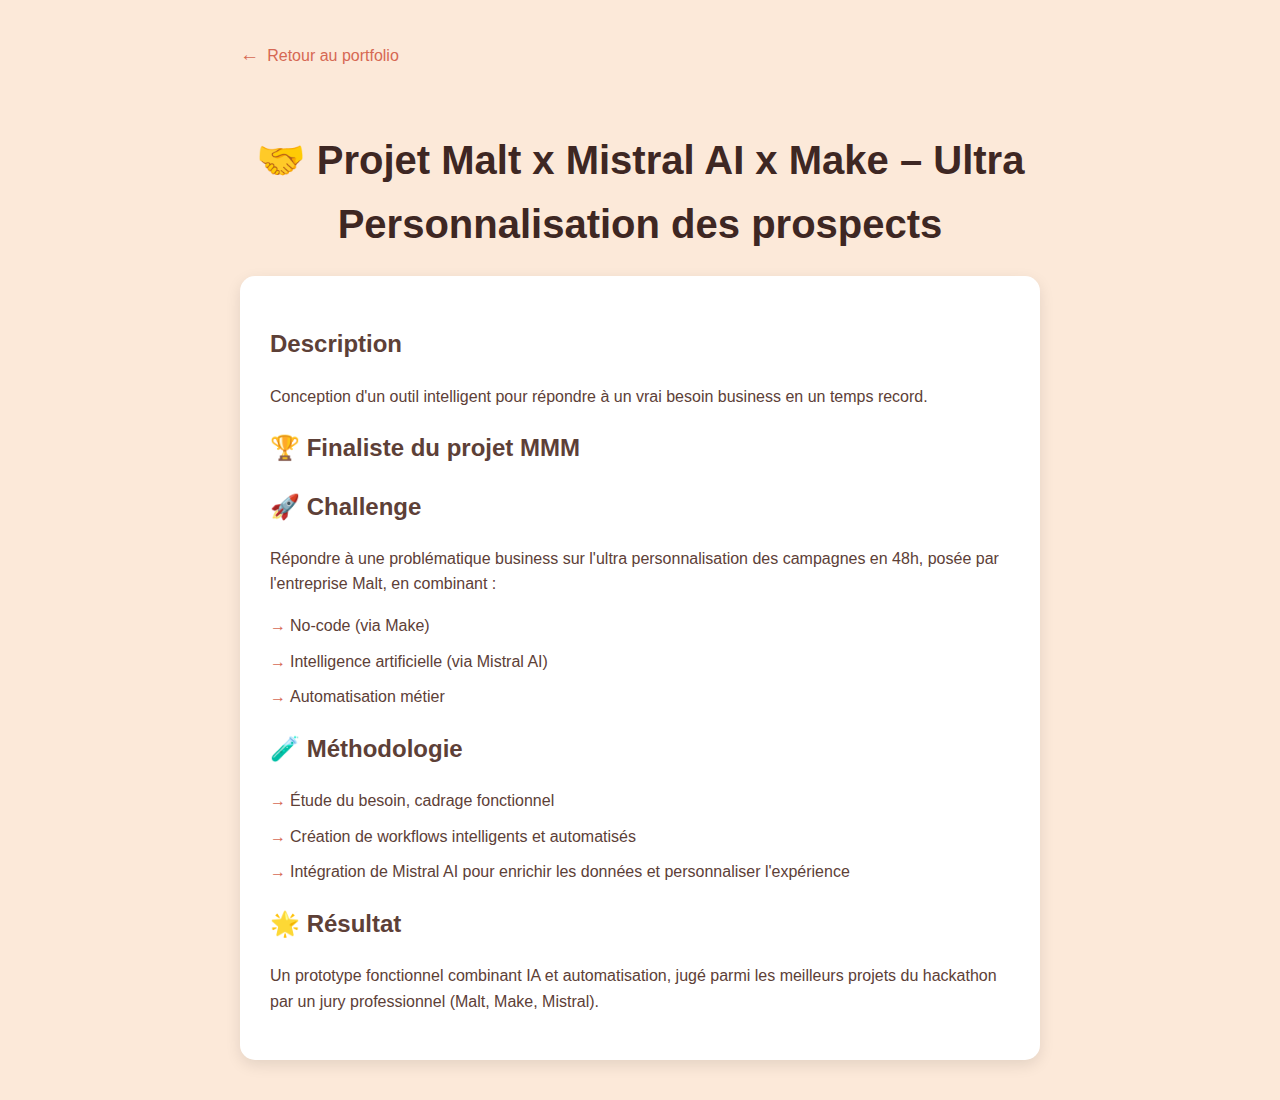
<file: public/malt-mistral-make.html>
<!DOCTYPE html>
<html lang="fr">
<head>
    <meta charset="UTF-8">
    <meta name="viewport" content="width=device-width, initial-scale=1.0">
    <title>Make x Mistral x Malt - Nina LEMOINE</title>
    <style>
        :root {
            --peach: #FCE9D9;
            --brown: #5D4037;
            --dark-brown: #3E2723;
            --terracotta: #D66853;
        }
        body {
            font-family: 'Segoe UI', Tahoma, Geneva, Verdana, sans-serif;
            background-color: var(--peach);
            color: var(--brown);
            margin: 0;
            padding: 0;
            line-height: 1.6;
        }
        .container {
            max-width: 800px;
            margin: 0 auto;
            padding: 40px 20px;
        }
        .back-link {
            display: inline-flex;
            align-items: center;
            color: var(--terracotta);
            text-decoration: none;
            font-weight: 500;
            margin-bottom: 30px;
            transition: transform 0.3s ease;
        }
        .back-link:hover {
            transform: translateX(-5px);
        }
        .back-link::before {
            content: '←';
            margin-right: 8px;
            font-size: 1.2em;
        }
        h1 {
            color: var(--dark-brown);
            font-size: 2.5rem;
            margin-bottom: 20px;
        }
        .project-content {
            background: white;
            padding: 30px;
            border-radius: 15px;
            box-shadow: 0 5px 15px rgba(0,0,0,0.1);
        }
        .section {
            margin-bottom: 30px;
        }
        .section-title {
            color: var(--terracotta);
            font-size: 1.5rem;
            margin-bottom: 15px;
        }
        ul {
            list-style-type: none;
            padding: 0;
        }
        li {
            margin-bottom: 10px;
            padding-left: 20px;
            position: relative;
        }
        li::before {
            content: '→';
            position: absolute;
            left: 0;
            color: var(--terracotta);
        }
        .project-title {
            text-align: center;
        }
    </style>
</head>
<body>
    <div class="container">
        <a href="portfolio-v2.html#projects" class="back-link">Retour au portfolio</a>
        
        <div class="project-header">
            <h1 class="project-title">🤝 Projet Malt x Mistral AI x Make – Ultra Personnalisation des prospects</h1>
        </div>

        <div class="project-content">
            <div class="project-section">
                <h2>Description</h2>
                <p>Conception d'un outil intelligent pour répondre à un vrai besoin business en un temps record.</p>
            </div>

            <div class="project-section">
                <h2>🏆 Finaliste du projet MMM</h2>
            </div>

            <div class="project-section">
                <h2>🚀 Challenge</h2>
                <p>Répondre à une problématique business sur l'ultra personnalisation des campagnes en 48h, posée par l'entreprise Malt, en combinant :</p>
                <ul>
                    <li>No-code (via Make)</li>
                    <li>Intelligence artificielle (via Mistral AI)</li>
                    <li>Automatisation métier</li>
                </ul>
            </div>

            <div class="project-section">
                <h2>🧪 Méthodologie</h2>
                <ul>
                    <li>Étude du besoin, cadrage fonctionnel</li>
                    <li>Création de workflows intelligents et automatisés</li>
                    <li>Intégration de Mistral AI pour enrichir les données et personnaliser l'expérience</li>
                </ul>
            </div>

            <div class="project-section">
                <h2>🌟 Résultat</h2>
                <p>Un prototype fonctionnel combinant IA et automatisation, jugé parmi les meilleurs projets du hackathon par un jury professionnel (Malt, Make, Mistral).</p>
            </div>
        </div>
    </div>
</body>
</html>
</file>
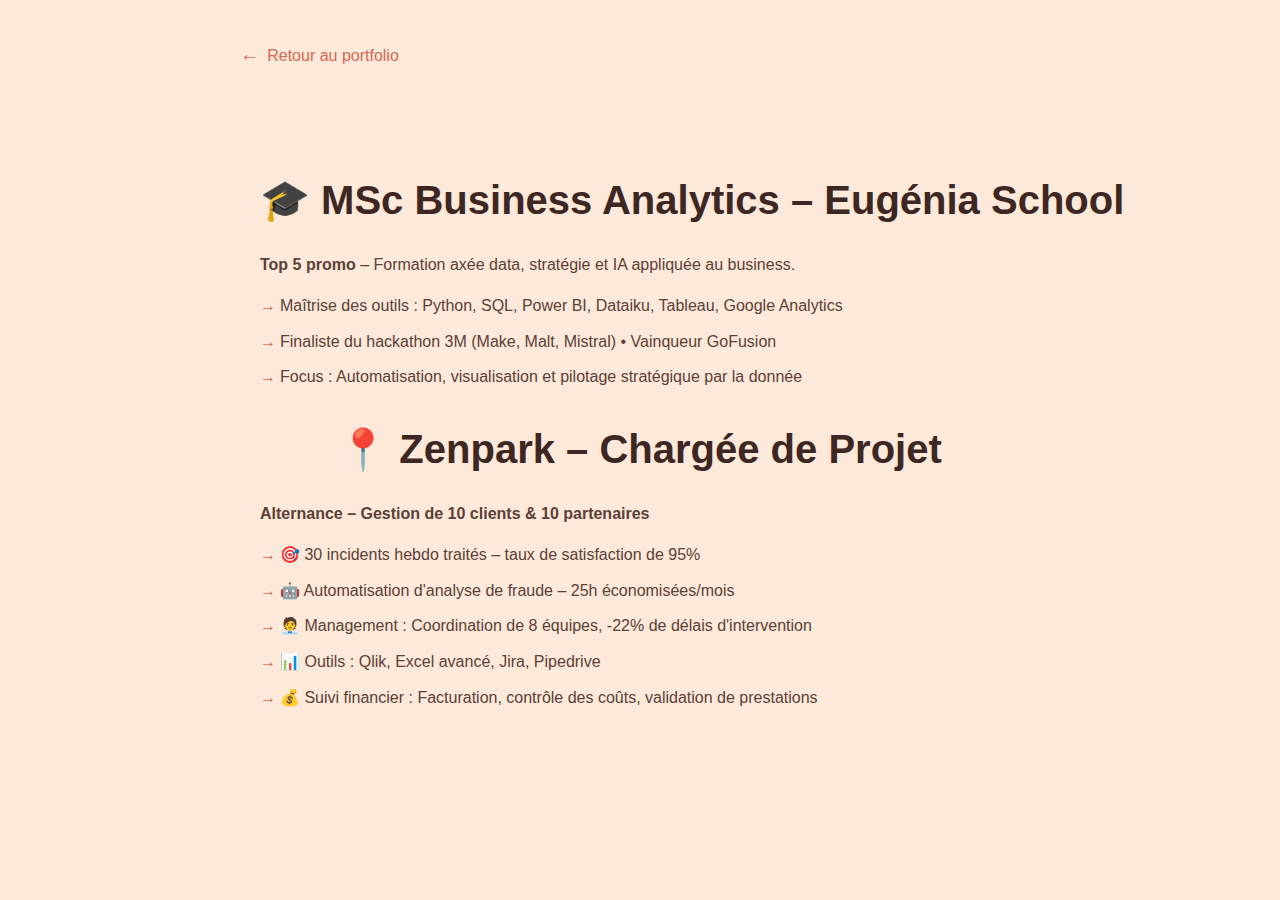
<file: public/MASTER.html>
<!DOCTYPE html>
<html lang="fr">
<head>
  <meta charset="UTF-8" />
  <meta name="viewport" content="width=device-width, initial-scale=1.0"/>
  <title>MSc Business Analytics - Nina LEMOINE</title>
  <style>
    :root {
      --peach: #FCE9D9;
      --brown: #5D4037;
      --dark-brown: #3E2723;
      --terracotta: #D66853;
    }
    body {
      font-family: 'Segoe UI', Tahoma, Geneva, Verdana, sans-serif;
      background-color: var(--peach);
      color: var(--brown);
      margin: 0;
      padding: 0;
      line-height: 1.6;
    }
    .container {
      max-width: 800px;
      margin: 0 auto;
      padding: 40px 20px;
    }
    .back-link {
      display: inline-flex;
      align-items: center;
      color: var(--terracotta);
      text-decoration: none;
      font-weight: 500;
      margin-bottom: 30px;
      transition: transform 0.3s ease;
    }
    .back-link:hover {
      transform: translateX(-5px);
    }
    .back-link::before {
      content: '←';
      margin-right: 8px;
      font-size: 1.2em;
    }
    h1 {
      color: var(--dark-brown);
      font-size: 2.5rem;
      margin-bottom: 20px;
    }
    .content {
      background: white;
      padding: 30px;
      border-radius: 15px;
      box-shadow: 0 5px 15px rgba(0,0,0,0.1);
    }
    .section {
      margin-bottom: 30px;
    }
    .section-title {
      color: var(--terracotta);
      font-size: 1.5rem;
      margin-bottom: 15px;
    }
    ul {
      list-style-type: none;
      padding: 0;
    }
    li {
      margin-bottom: 10px;
      padding-left: 20px;
      position: relative;
    }
    li::before {
      content: '→';
      position: absolute;
      left: 0;
      color: var(--terracotta);
    }
    .project-title {
      text-align: center;
      white-space: nowrap;
    }
  </style>
</head>
<body>
  <div class="container">
    <a href="portfolio-v2.html#parcours" class="back-link">Retour au portfolio</a>
    
    <div class="container">
      <div class="project-section">
        <h1 class="project-title">🎓 MSc Business Analytics – Eugénia School</h1>
        <p><strong>Top 5 promo</strong> – Formation axée data, stratégie et IA appliquée au business.</p>
        <ul>
          <li>Maîtrise des outils : Python, SQL, Power BI, Dataiku, Tableau, Google Analytics</li>
          <li>Finaliste du hackathon 3M (Make, Malt, Mistral) • Vainqueur GoFusion</li>
          <li>Focus : Automatisation, visualisation et pilotage stratégique par la donnée</li>
        </ul>
      </div>
  
      <div class="project-section">
        <h1 class="project-title">📍 Zenpark – Chargée de Projet</h1>
        <p><strong>Alternance – Gestion de 10 clients & 10 partenaires</strong></p>
        <ul>
          <li>🎯 30 incidents hebdo traités – taux de satisfaction de 95%</li>
          <li>🤖 Automatisation d'analyse de fraude – 25h économisées/mois</li>
          <li>🧑‍💼 Management : Coordination de 8 équipes, -22% de délais d'intervention</li>
          <li>📊 Outils : Qlik, Excel avancé, Jira, Pipedrive</li>
          <li>💰 Suivi financier : Facturation, contrôle des coûts, validation de prestations</li>
        </ul>
      </div>
    </div>
  </body>
  </html>
</file>
